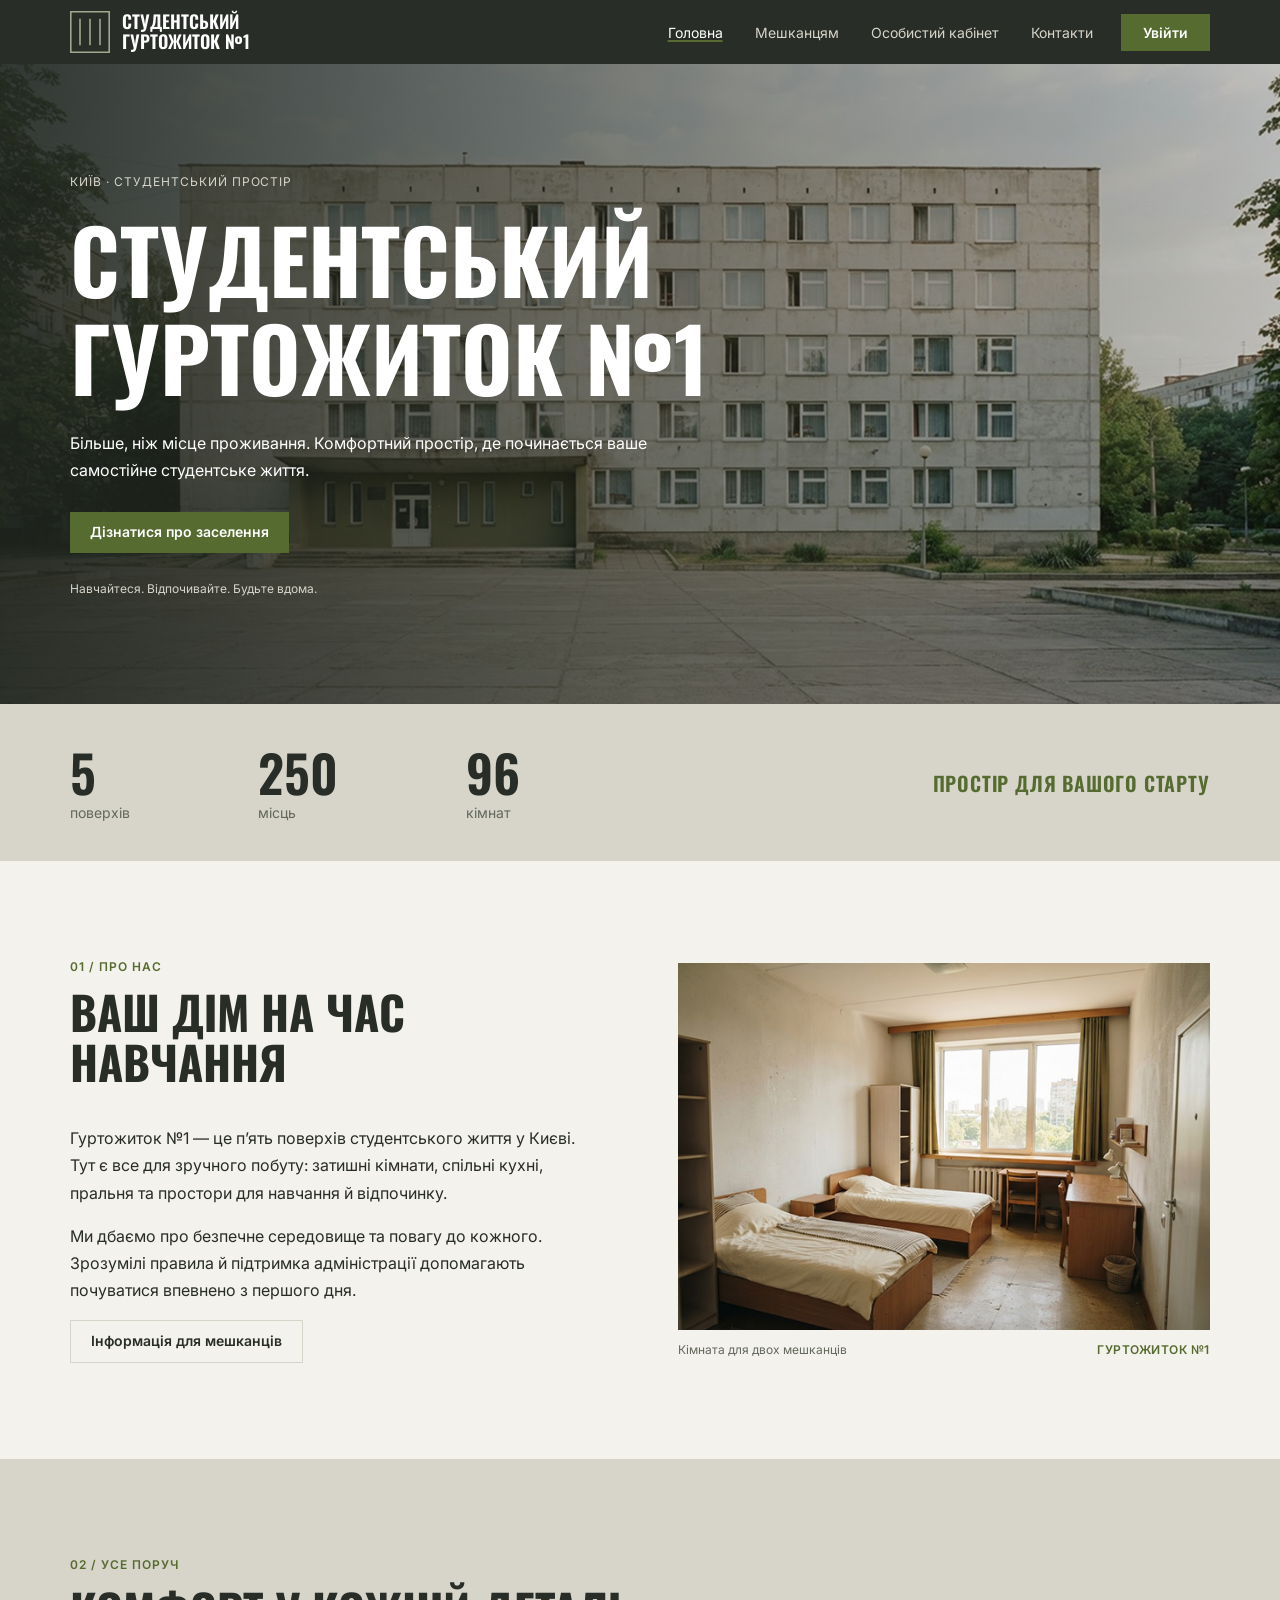
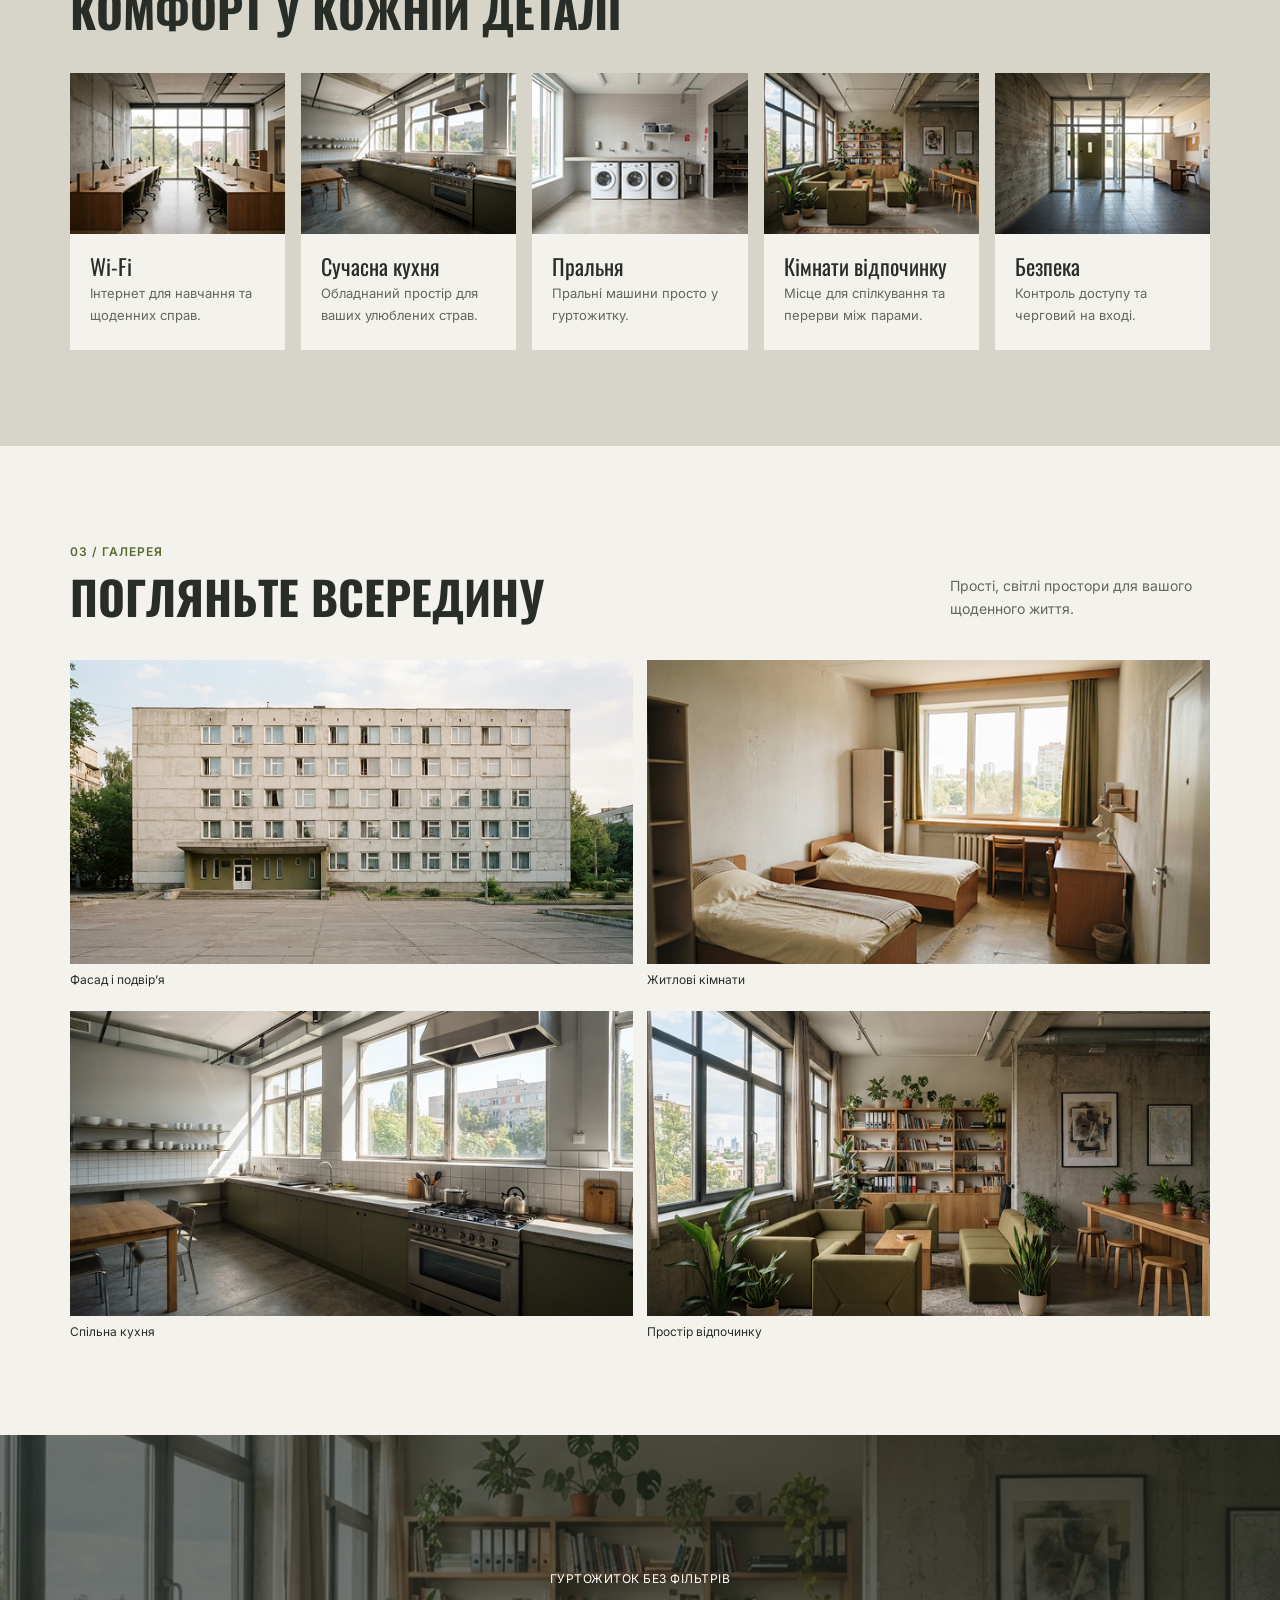
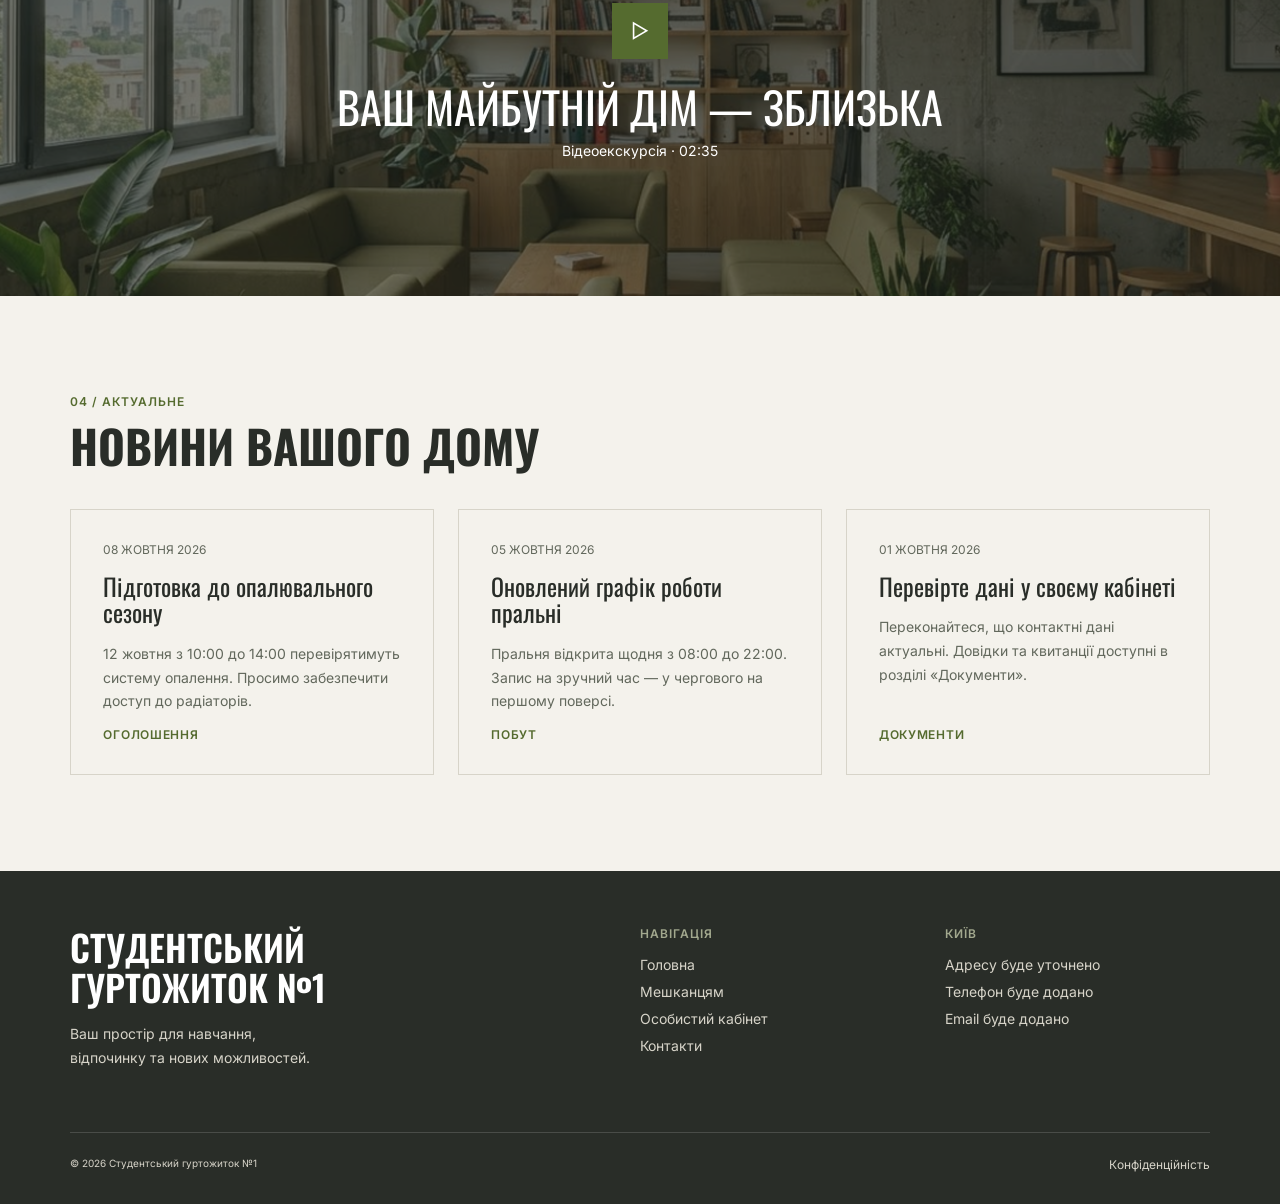
<file: desktop/pages/index.html>
<!DOCTYPE html>
<html lang="uk">
<head>
    <meta charset="UTF-8">
    <meta name="viewport" content="width=device-width, initial-scale=1.0">
    <link href="../styles/main.css" rel="stylesheet" property="stylesheet" type="text/css">
    <title>Студентський гуртожиток №1 - Київ</title>
    <script src="../components/header.js" defer></script>
    <script src="../components/footer.js" defer></script>
</head>
<body>
    <site-header current="home"></site-header>

    <main>        
        <section class="hero">
        <div class="intro">
            <img src="../images/hero.png" alt="Фасад гуртожитку">
            <div class="hero-content">
                <p class="hero-kicker">КИЇВ · СТУДЕНТСЬКИЙ ПРОСТІР</p>
                <h1>СТУДЕНТСЬКИЙ ГУРТОЖИТОК №1</h1>
                <p>
                    Більше, ніж місце проживання. Комфортний простір, де 
                    починається ваше самостійне студентське життя.
                </p>
                <button class="btn" href="residents.html">Дізнатися про заселення</button>
                <small>Навчайтеся. Відпочивайте. Будьте вдома.</small>
            </div>
            <div class="gradient"></div>
        </div>
        </section>
        <!--Статистика-->
        <section class="stats" aria-label="Гуртожиток у цифрах">
        <div class="info-flex">
            <dl class="stat-list">
                <div class="stat">
                    <dt>поверхів</dt>
                    <dd>5</dd>
                </div>
                <div class="stat">
                    <dt>місць</dt>
                    <dd>250</dd>
                </div>
                <div class="stat">
                    <dt>кімнат</dt>
                    <dd>96</dd>
                </div>
            </dl>
            <p class="stats-slogan">Простір для вашого старту</p>
        </div>  
        </section>
        
        <!--01 Про нас -->
        <section class="split section">
            <div>
                <p class="section-label">01 / ПРО НАС</p>
                <h2>ВАШ ДІМ НА ЧАС НАВЧАННЯ</h2>
                <p>Гуртожиток №1 — це п’ять поверхів студентського життя у Києві. Тут є все 
                    для зручного побуту: затишні кімнати, спільні кухні, пральня та простори 
                    для навчання й відпочинку.
                </p>
                <p>
                    Ми дбаємо про безпечне середовище та повагу до кожного. Зрозумілі 
                    правила й підтримка адміністрації допомагають почуватися впевнено з 
                    першого дня. 
                </p>
                <button class="btn-outline" href="residents.html">Інформація для мешканців</button>
            </div>
            <figure>
                <img src="../images/room_photo.png" alt="Кімната для двох мешканців">
                <figcaption>
                    <span>Кімната для двох мешканців</span>
                    <b>ГУРТОЖИТОК №1</b>
                </figcaption>
            </figure>
        </section>

        <!--02 Зручності-->
        <section class="section muted">
            <p class="section-label">02 / УСЕ ПОРУЧ</p>
            <h2>КОМФОРТ У КОЖНІЙ ДЕТАЛІ</h2>
            <ul class="sec2-photos">
                <li class="sec2-element">
                    <img src="../images/sec2_1.png">
                    <h3>Wi-Fi</h3>
                    <p>Інтернет для навчання та щоденних справ.</p>
                </li>
                <li class="sec2-element">
                    <img src="../images/sec2_2.png">
                    <h3>Сучасна кухня</h3>
                    <p>Обладнаний простір для ваших улюблених страв.</p>
                </li>
                <li class="sec2-element">
                    <img src="../images/sec2_3.png">
                    <h3>Пральня</h3>
                    <p>Пральні машини просто у гуртожитку.</p>
                </li>
                <li class="sec2-element">
                    <img src="../images/sec2_4.png">
                    <h3>Кімнати відпочинку</h3>
                    <p>Місце для спілкування та перерви між парами.</p>
                </li>
                <li class="sec2-element">
                    <img src="../images/sec2_5.png">
                    <h3>Безпека</h3>
                    <p>Контроль доступу та черговий на вході.</p>
                </li>
            </ul>
        </section>

        <!--03 Галерея-->
        <section class="section">
            <div class="title-row">
                <div>
                    <p class="section-label">03 / ГАЛЕРЕЯ</p>
                    <h2>ПОГЛЯНЬТЕ ВСЕРЕДИНУ</h2>
                </div>
                <p>Прості, світлі простори для вашого щоденного життя.</p>
            </div>
            <div class="gallery">
                <figure class="gallery-item gallery-item--wide">
                    <img src="../images/gallery_1.png" alt="Фасад гуртожитку та подвір’я">
                    <figcaption>Фасад і подвір’я</figcaption>
                </figure>
                <figure class="gallery-item">
                    <img src="../images/gallery_2.png" alt="Житлова кімната">
                    <figcaption>Житлові кімнати</figcaption>
                </figure>
                <figure class="gallery-item gallery-item--wide">
                    <img src="../images/gallery_3.png" alt="Спільна кухня з плитою та дерев’яним столом">
                    <figcaption>Спільна кухня</figcaption>
                </figure>
                <figure class="gallery-item">
                    <img src="../images/gallery_4.png" alt="Простір відпочинку з диванами та рослинами">
                    <figcaption>Простір відпочинку</figcaption>
                </figure>
            </div>
        </section>

        <!--Відео-->
        <section class="video-banner">
            <img src="../images/video_bg.png">
            <div class="video-content">
                <small>ГУРТОЖИТОК БЕЗ ФІЛЬТРІВ</small>
                <button type="button" class="play" aria-label="Дивитися відеоекскурсію">▷</button>
                <h2>Ваш майбутній дім — зблизька</h2>
                <p>Відеоекскурсія · 02:35</p>
            </div>
        </section>

        <!--04 Новини-->
        <section class="section">
            <p class="section-label">04 / Актуальне</p>
            <h2>Новини вашого дому</h2>
            <div class="news">
                <article class="news-card">
                    <time datetime="2026-10-08">08 жовтня 2026</time>
                    <h3>Підготовка до опалювального сезону</h3>
                    <p>
                        12 жовтня з 10:00 до 14:00 перевірятимуть систему опалення.
                        Просимо забезпечити доступ до радіаторів.
                    </p>
                    <a class="news-tag" href="#">Оголошення</a>
                </article>
                <article class="news-card">
                    <time datetime="2026-10-05">05 жовтня 2026</time>
                    <h3>Оновлений графік роботи пральні</h3>
                    <p>
                        Пральня відкрита щодня з 08:00 до 22:00. Запис на зручний
                        час — у чергового на першому поверсі.
                    </p>
                    <a class="news-tag" href="#">Побут</a>
                </article>
                <article class="news-card">
                    <time datetime="2026-10-01">01 жовтня 2026</time>
                    <h3>Перевірте дані у своєму кабінеті</h3>
                    <p>
                        Переконайтеся, що контактні дані актуальні. Довідки та квитанції
                        доступні в розділі «Документи».
                    </p>
                    <a class="news-tag" href="#">Документи</a>
                </article>
            </div>
        </section>
    </main>

    <site-footer></site-footer>
</body>
</html>
</file>
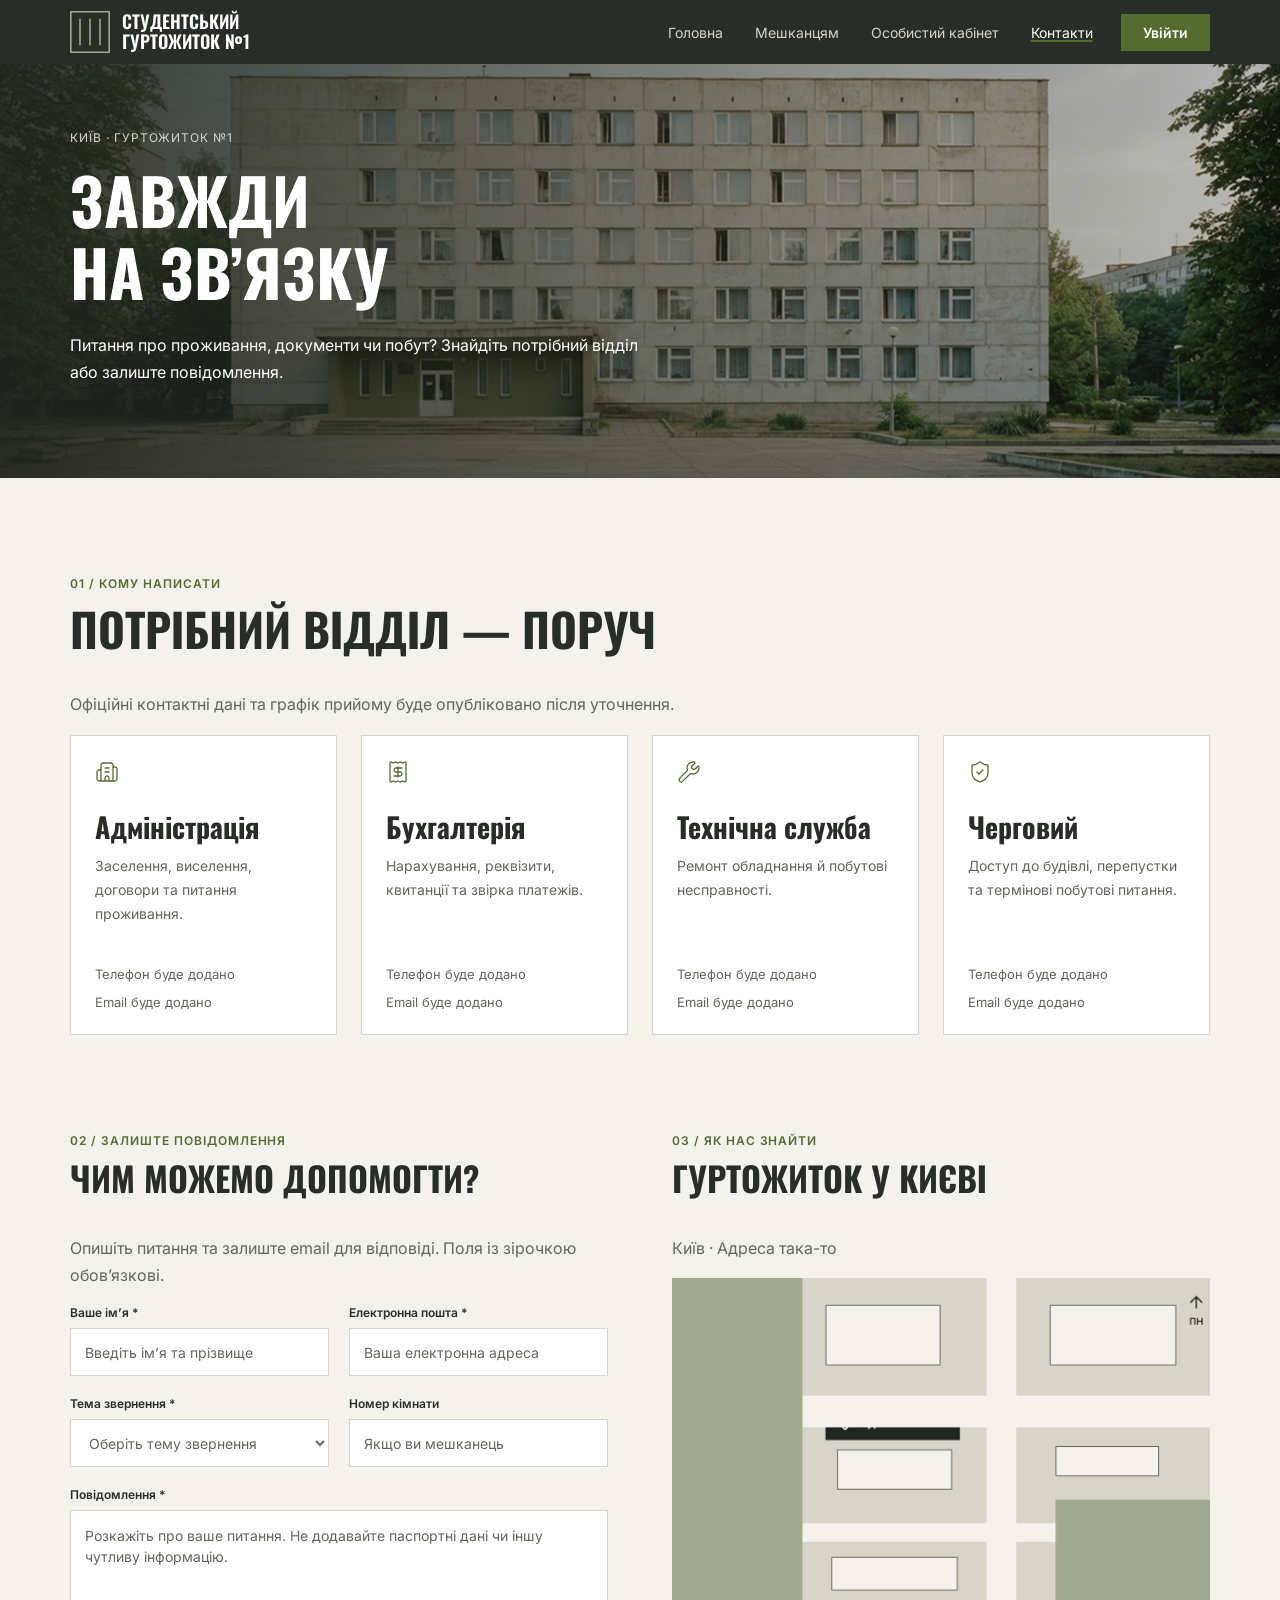
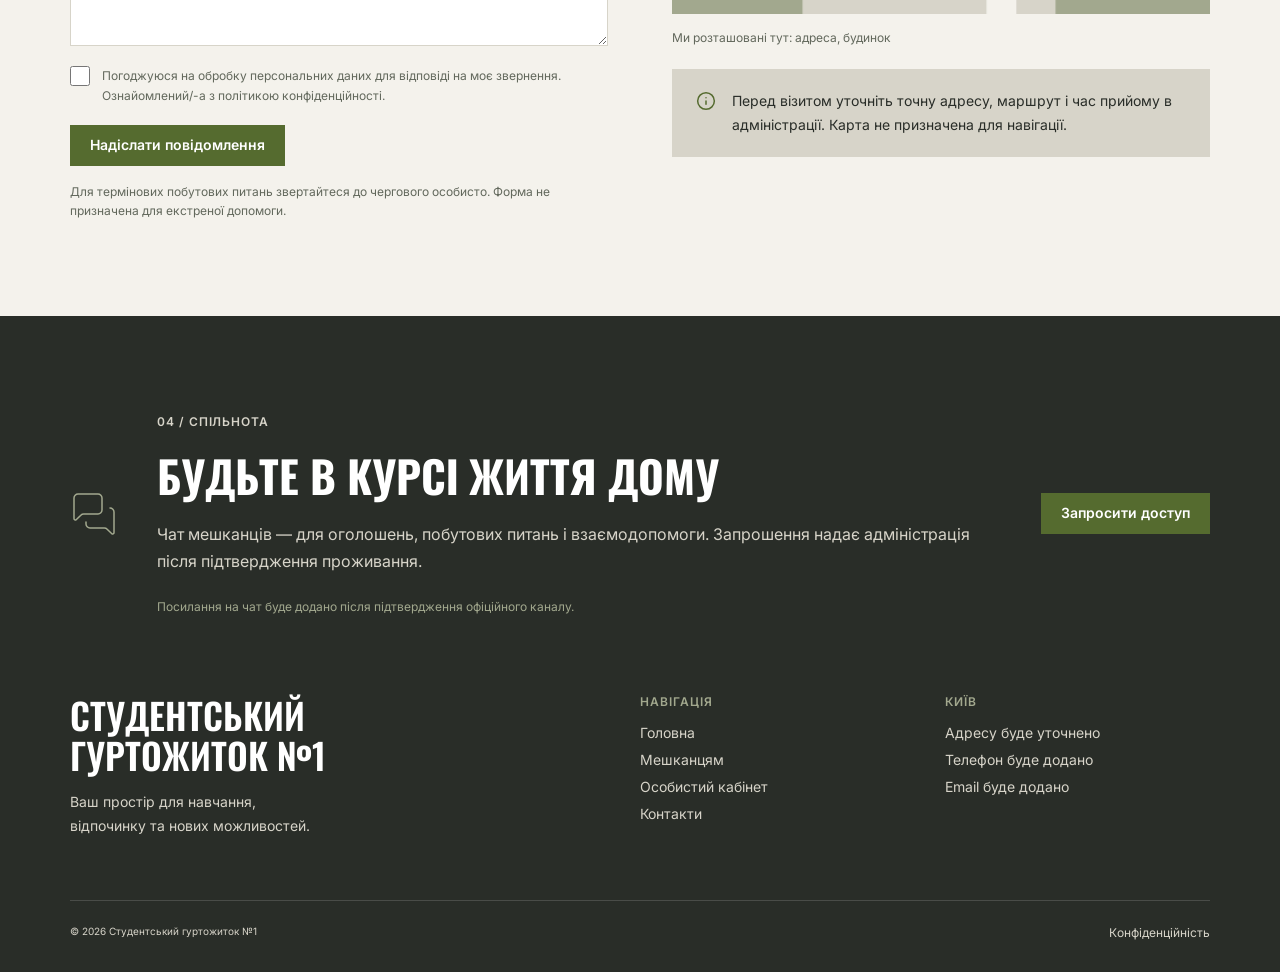
<file: desktop/pages/contacts.html>
<!DOCTYPE html>
<html lang="uk">
<head>
    <meta charset="UTF-8">
    <meta name="viewport" content="width=device-width, initial-scale=1.0">
    <title>Контакти — Студентський гуртожиток №1</title>
    <link rel="stylesheet" href="../styles/main.css">
    <script src="../components/header.js" defer></script>
    <script src="../components/footer.js" defer></script>

    <script src="../scripts/contacts.js" defer></script>
</head>
<body>
    <site-header current="contacts"></site-header>

    <main>
        <!-- Hero -->
        <section class="hero">
            <div class="intro intro-compact">
                <img src="../images/hero.png" alt="Фасад студентського гуртожитку №1">
                <div class="hero-content">
                    <p class="hero-kicker">Київ · Гуртожиток №1</p>
                    <h1>Завжди<br>на зв’язку</h1>
                    <p>
                        Питання про проживання, документи чи побут? Знайдіть потрібний
                        відділ або залиште повідомлення.
                    </p>
                </div>
                <div class="gradient"></div>
            </div>
        </section>

        <!-- 01 Відділи -->
        <section class="section" id="departments">
            <p class="section-label">01 / Кому написати</p>
            <h2>Потрібний відділ — поруч</h2>
            <p class="lead">Офіційні контактні дані та графік прийому буде опубліковано після уточнення.</p>

            <div class="dept-grid">
                <article class="dept-card">
                    <img src="../images/icons/building.svg" alt="">
                    <h3>Адміністрація</h3>
                    <p>Заселення, виселення, договори та питання проживання.</p>
                    <ul class="dept-contacts">
                        <li>Телефон буде додано</li>
                        <li>Email буде додано</li>
                    </ul>
                </article>
                <article class="dept-card">
                    <img src="../images/icons/receipt.svg" alt="">
                    <h3>Бухгалтерія</h3>
                    <p>Нарахування, реквізити, квитанції та звірка платежів.</p>
                    <ul class="dept-contacts">
                        <li>Телефон буде додано</li>
                        <li>Email буде додано</li>
                    </ul>
                </article>
                <article class="dept-card">
                    <img src="../images/icons/wrench.svg" alt="">
                    <h3>Технічна служба</h3>
                    <p>Ремонт обладнання й побутові несправності.</p>
                    <ul class="dept-contacts">
                        <li>Телефон буде додано</li>
                        <li>Email буде додано</li>
                    </ul>
                </article>
                <article class="dept-card">
                    <img src="../images/icons/shield.svg" alt="">
                    <h3>Черговий</h3>
                    <p>Доступ до будівлі, перепустки та термінові побутові питання.</p>
                    <ul class="dept-contacts">
                        <li>Телефон буде додано</li>
                        <li>Email буде додано</li>
                    </ul>
                </article>
            </div>
        </section>

        <!-- 02 Форма + 03 Карта -->
        <section class="section section--tight">
            <div class="two-col">
                <div id="message">
                    <p class="section-label">02 / Залиште повідомлення</p>
                    <h2>Чим можемо допомогти?</h2>
                    <p class="lead">Опишіть питання та залиште email для відповіді. Поля із зірочкою обов’язкові.</p>

                    <form class="contact-form" action="#" method="post">
                        <div class="field">
                            <label for="name">Ваше ім’я *</label>
                            <input id="name" name="name" type="text" placeholder="Введіть ім’я та прізвище" autocomplete="name" required>
                        </div>
                        <div class="field">
                            <label for="email">Електронна пошта *</label>
                            <input id="email" name="email" type="email" placeholder="Ваша електронна адреса" autocomplete="email" required>
                        </div>
                        <div class="field">
                            <label for="topic">Тема звернення *</label>
                            <select id="topic" name="topic" required>
                                <option value="" disabled selected>Оберіть тему звернення</option>
                                <option>Заселення та виселення</option>
                                <option>Оплата та документи</option>
                                <option>Технічна несправність</option>
                                <option>Інше</option>
                            </select>
                        </div>
                        <div class="field">
                            <label for="room">Номер кімнати</label>
                            <input id="room" name="room" type="text" placeholder="Якщо ви мешканець">
                        </div>
                        <div class="field field--full">
                            <label for="text">Повідомлення *</label>
                            <textarea id="text" name="message" rows="4" placeholder="Розкажіть про ваше питання. Не додавайте паспортні дані чи іншу чутливу інформацію." required></textarea>
                        </div>

                        <label class="consent field--full">
                            <input type="checkbox" name="consent" required>
                            <span>Погоджуюся на обробку персональних даних для відповіді на моє звернення. Ознайомлений/-а з <a href="privacy.html">політикою конфіденційності</a>.</span>
                        </label>

                        <div class="field--full">
                            <button type="submit" class="btn">Надіслати повідомлення</button>
                            <p class="form-note">Для термінових побутових питань звертайтеся до чергового особисто. Форма не призначена для екстреної допомоги.</p>
                        </div>
                    </form>
                </div>

                <div id="map">
                    <p class="section-label">03 / Як нас знайти</p>
                    <h2>Гуртожиток у Києві</h2>
                    <p class="lead">Київ · Адреса така-то</p>

                    <figure class="map">
                        <img src="../images/map.png" alt="Схематична карта розташування гуртожитку в Києві">
                        <figcaption>Ми розташовані тут: адреса, будинок</figcaption>
                    </figure>

                    <div class="map-note">
                        <img src="../images/icons/info-icon.svg" alt="">
                        <p>Перед візитом уточніть точну адресу, маршрут і час прийому в адміністрації. Карта не призначена для навігації.</p>
                    </div>
                </div>
            </div>
        </section>

        <!-- 04 Спільнота -->
        <section class="community">
            <img class="community-icon" src="../images/icons/chat.svg" alt="">
            <div class="community-text">
                <p class="section-label">04 / Спільнота</p>
                <h2>Будьте в курсі життя дому</h2>
                <p>Чат мешканців — для оголошень, побутових питань і взаємодопомоги. Запрошення надає адміністрація після підтвердження проживання.</p>
                <small>Посилання на чат буде додано після підтвердження офіційного каналу.</small>
            </div>
            <a class="btn" href="#message">Запросити доступ</a>
        </section>
    </main>

    <site-footer></site-footer>
</body>
</html>
</file>
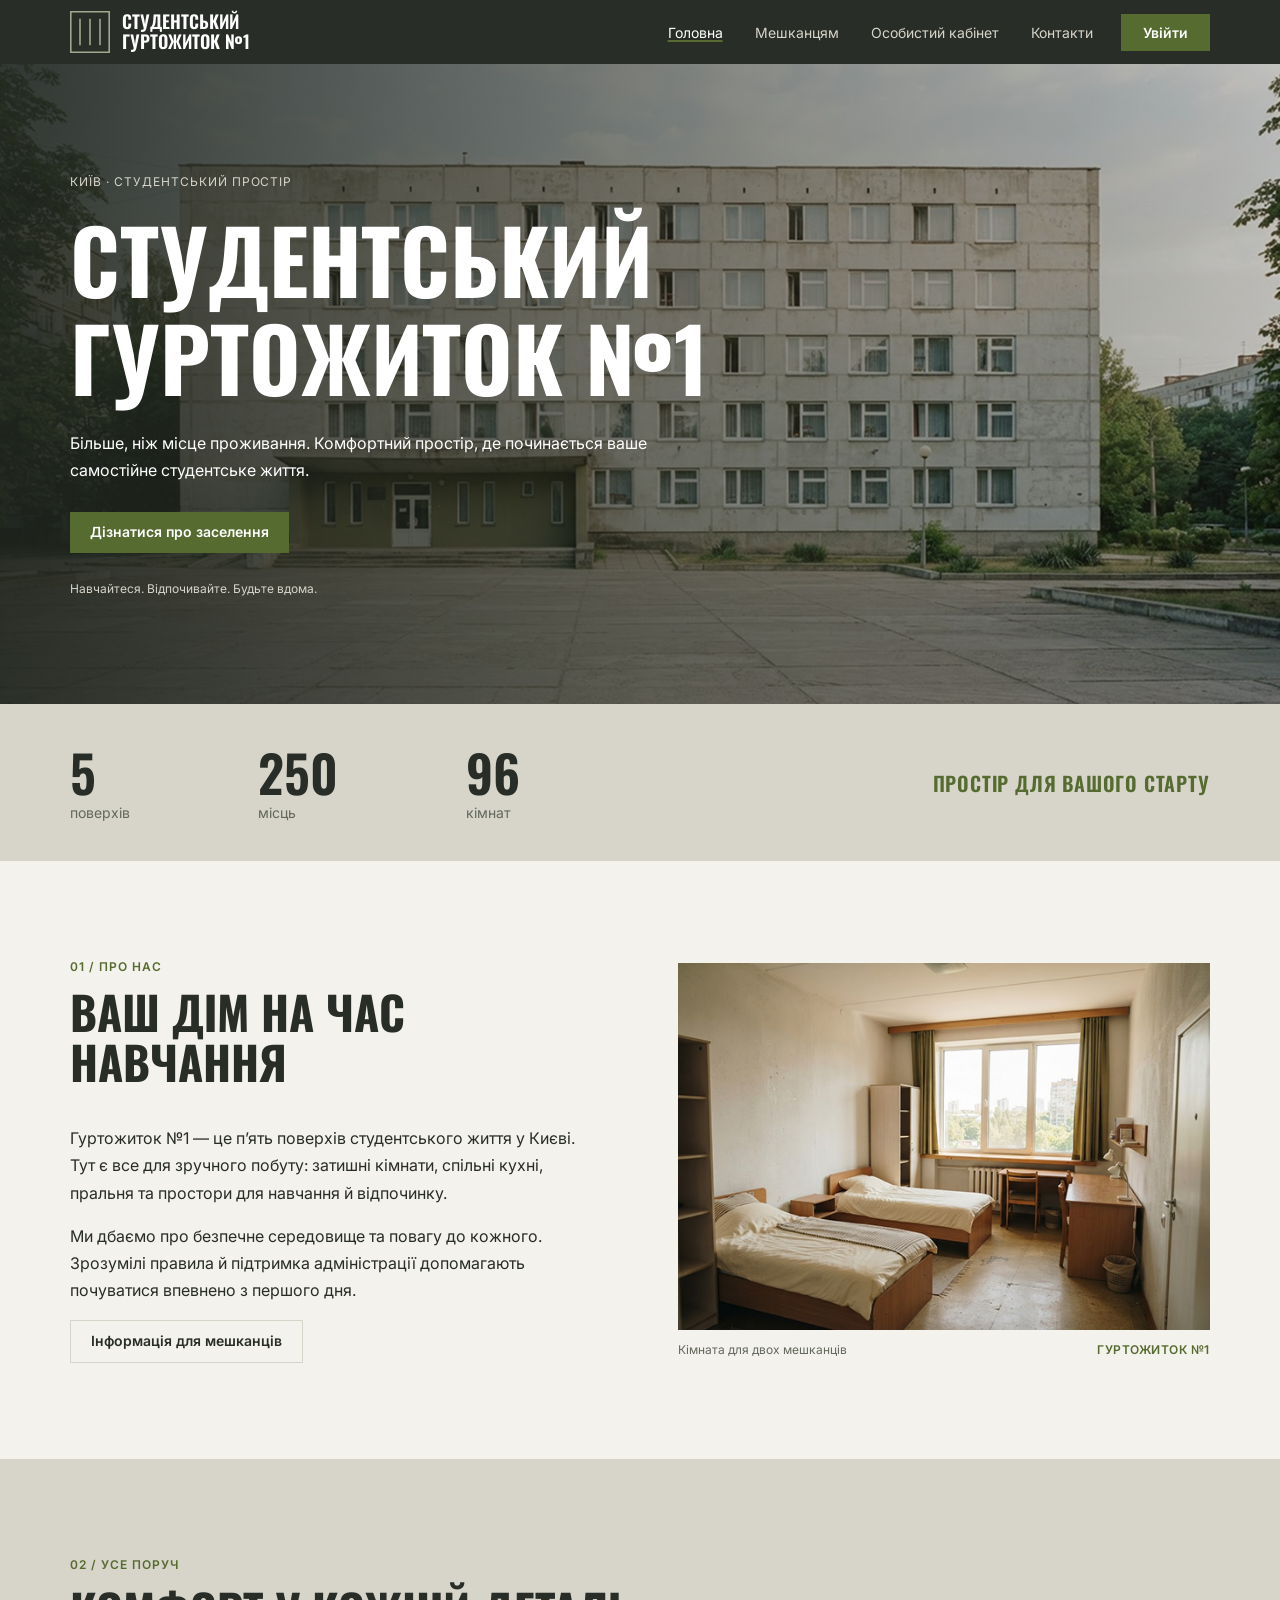
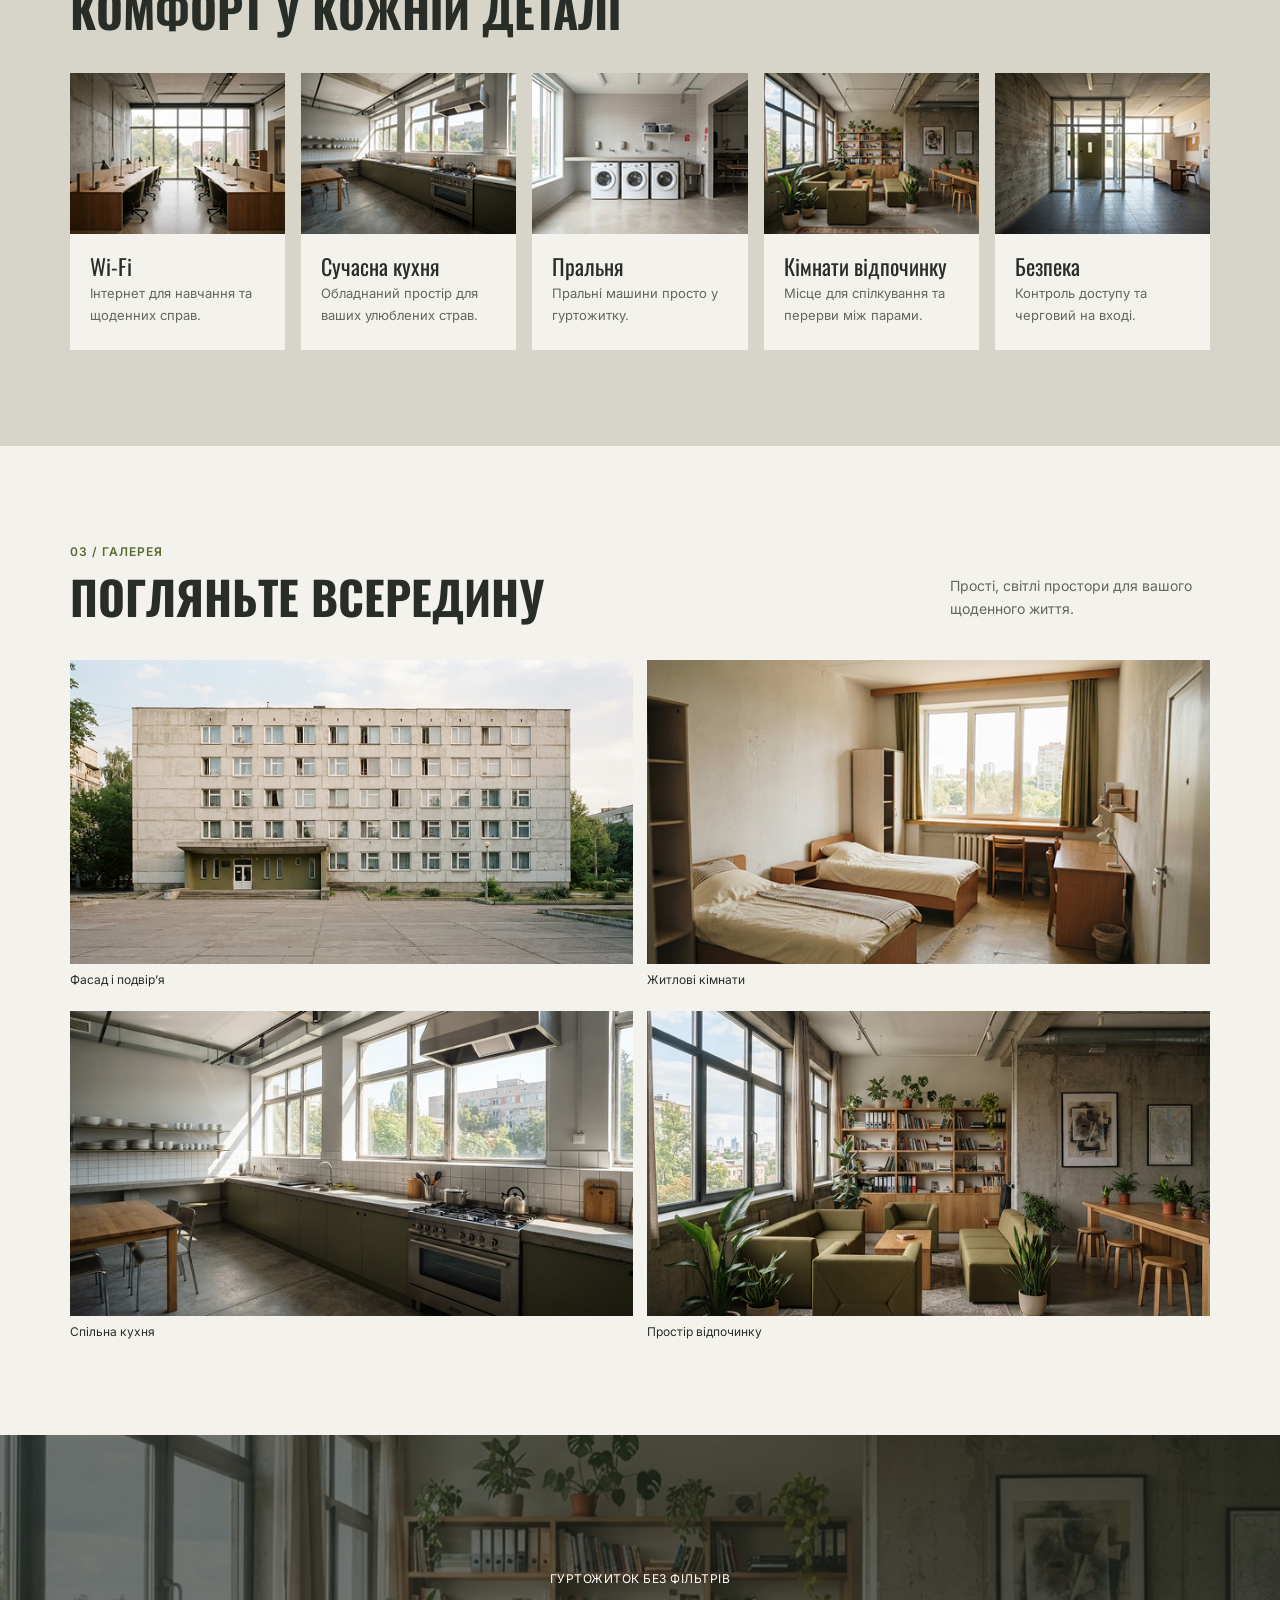
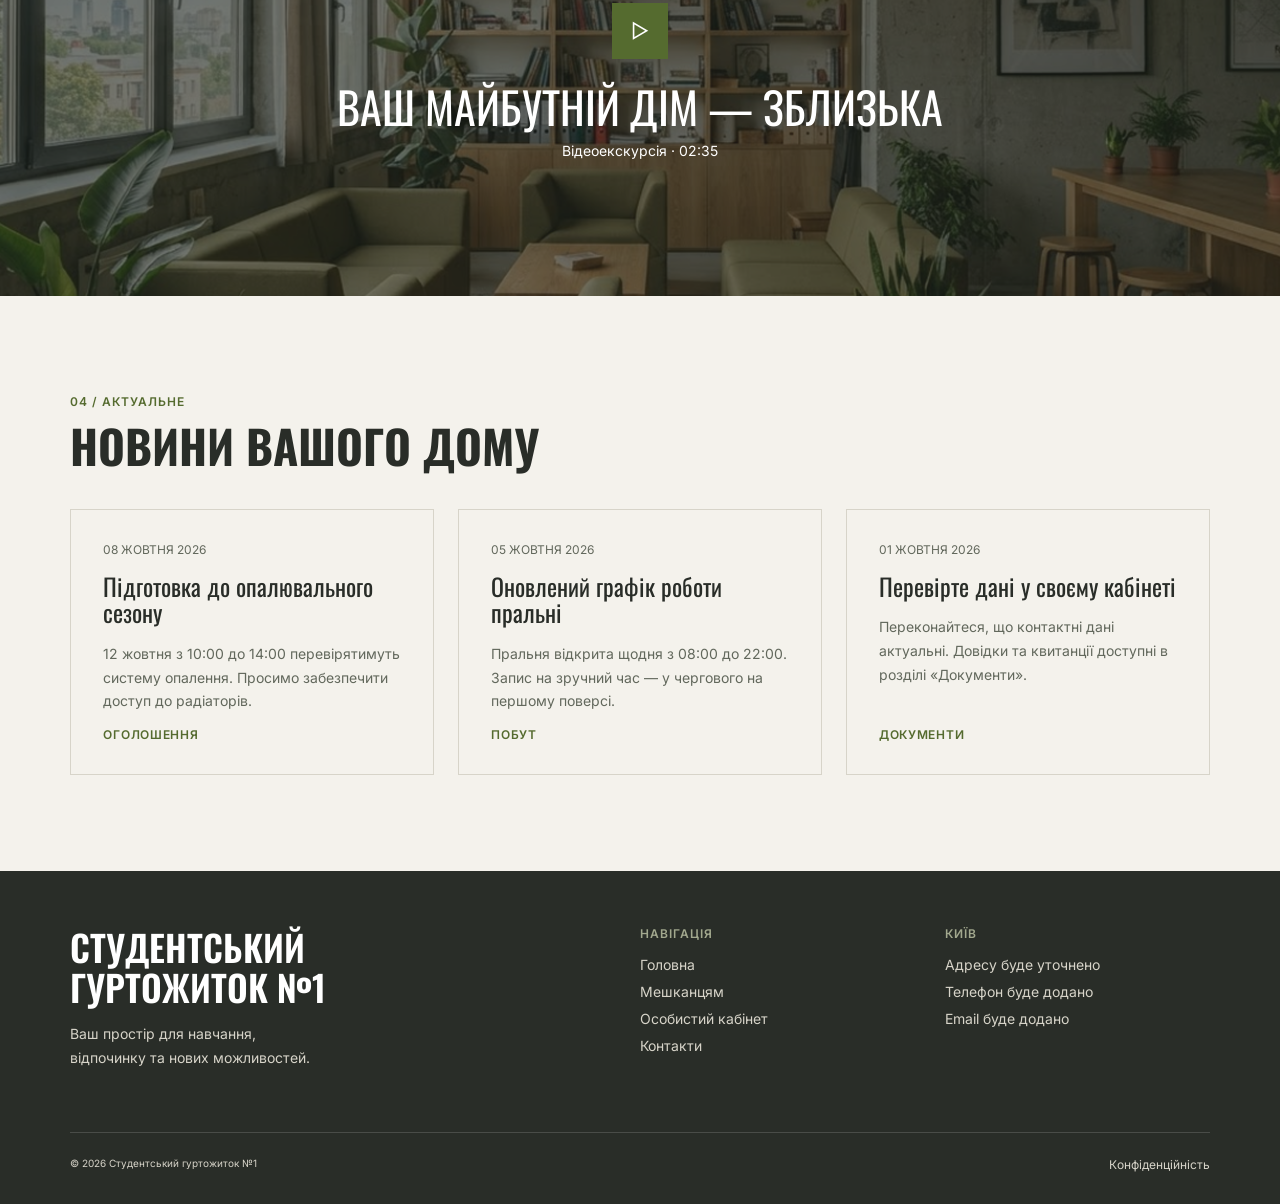
<file: desktop/pages/main.html>
<!DOCTYPE html>
<html lang="uk">
<head>
    <meta charset="UTF-8">
    <meta name="viewport" content="width=device-width, initial-scale=1.0">
    <link href="../styles/main.css" rel="stylesheet" property="stylesheet" type="text/css">
    <title>Студентський гуртожиток №1 - Київ</title>
    <script src="../components/header.js" defer></script>
    <script src="../components/footer.js" defer></script>
</head>
<body>
    <site-header current="home"></site-header>

    <main>        
        <section class="hero">
        <div class="intro">
            <img src="../images/hero.png" alt="Фасад гуртожитку">
            <div class="hero-content">
                <p class="hero-kicker">КИЇВ · СТУДЕНТСЬКИЙ ПРОСТІР</p>
                <h1>СТУДЕНТСЬКИЙ ГУРТОЖИТОК №1</h1>
                <p>
                    Більше, ніж місце проживання. Комфортний простір, де 
                    починається ваше самостійне студентське життя.
                </p>
                <button class="btn" href="residents.html">Дізнатися про заселення</button>
                <small>Навчайтеся. Відпочивайте. Будьте вдома.</small>
            </div>
            <div class="gradient"></div>
        </div>
        </section>
        <!--Статистика-->
        <section class="stats" aria-label="Гуртожиток у цифрах">
        <div class="info-flex">
            <dl class="stat-list">
                <div class="stat">
                    <dt>поверхів</dt>
                    <dd>5</dd>
                </div>
                <div class="stat">
                    <dt>місць</dt>
                    <dd>250</dd>
                </div>
                <div class="stat">
                    <dt>кімнат</dt>
                    <dd>96</dd>
                </div>
            </dl>
            <p class="stats-slogan">Простір для вашого старту</p>
        </div>  
        </section>
        
        <!--01 Про нас -->
        <section class="split section">
            <div>
                <p class="section-label">01 / ПРО НАС</p>
                <h2>ВАШ ДІМ НА ЧАС НАВЧАННЯ</h2>
                <p>Гуртожиток №1 — це п’ять поверхів студентського життя у Києві. Тут є все 
                    для зручного побуту: затишні кімнати, спільні кухні, пральня та простори 
                    для навчання й відпочинку.
                </p>
                <p>
                    Ми дбаємо про безпечне середовище та повагу до кожного. Зрозумілі 
                    правила й підтримка адміністрації допомагають почуватися впевнено з 
                    першого дня. 
                </p>
                <button class="btn-outline" href="residents.html">Інформація для мешканців</button>
            </div>
            <figure>
                <img src="../images/room_photo.png" alt="Кімната для двох мешканців">
                <figcaption>
                    <span>Кімната для двох мешканців</span>
                    <b>ГУРТОЖИТОК №1</b>
                </figcaption>
            </figure>
        </section>

        <!--02 Зручності-->
        <section class="section muted">
            <p class="section-label">02 / УСЕ ПОРУЧ</p>
            <h2>КОМФОРТ У КОЖНІЙ ДЕТАЛІ</h2>
            <ul class="sec2-photos">
                <li class="sec2-element">
                    <img src="../images/sec2_1.png">
                    <h3>Wi-Fi</h3>
                    <p>Інтернет для навчання та щоденних справ.</p>
                </li>
                <li class="sec2-element">
                    <img src="../images/sec2_2.png">
                    <h3>Сучасна кухня</h3>
                    <p>Обладнаний простір для ваших улюблених страв.</p>
                </li>
                <li class="sec2-element">
                    <img src="../images/sec2_3.png">
                    <h3>Пральня</h3>
                    <p>Пральні машини просто у гуртожитку.</p>
                </li>
                <li class="sec2-element">
                    <img src="../images/sec2_4.png">
                    <h3>Кімнати відпочинку</h3>
                    <p>Місце для спілкування та перерви між парами.</p>
                </li>
                <li class="sec2-element">
                    <img src="../images/sec2_5.png">
                    <h3>Безпека</h3>
                    <p>Контроль доступу та черговий на вході.</p>
                </li>
            </ul>
        </section>

        <!--03 Галерея-->
        <section class="section">
            <div class="title-row">
                <div>
                    <p class="section-label">03 / ГАЛЕРЕЯ</p>
                    <h2>ПОГЛЯНЬТЕ ВСЕРЕДИНУ</h2>
                </div>
                <p>Прості, світлі простори для вашого щоденного життя.</p>
            </div>
            <div class="gallery">
                <figure class="gallery-item gallery-item--wide">
                    <img src="../images/gallery_1.png" alt="Фасад гуртожитку та подвір’я">
                    <figcaption>Фасад і подвір’я</figcaption>
                </figure>
                <figure class="gallery-item">
                    <img src="../images/gallery_2.png" alt="Житлова кімната">
                    <figcaption>Житлові кімнати</figcaption>
                </figure>
                <figure class="gallery-item gallery-item--wide">
                    <img src="../images/gallery_3.png" alt="Спільна кухня з плитою та дерев’яним столом">
                    <figcaption>Спільна кухня</figcaption>
                </figure>
                <figure class="gallery-item">
                    <img src="../images/gallery_4.png" alt="Простір відпочинку з диванами та рослинами">
                    <figcaption>Простір відпочинку</figcaption>
                </figure>
            </div>
        </section>

        <!--Відео-->
        <section class="video-banner">
            <img src="../images/video_bg.png">
            <div class="video-content">
                <small>ГУРТОЖИТОК БЕЗ ФІЛЬТРІВ</small>
                <button type="button" class="play" aria-label="Дивитися відеоекскурсію">▷</button>
                <h2>Ваш майбутній дім — зблизька</h2>
                <p>Відеоекскурсія · 02:35</p>
            </div>
        </section>

        <!--04 Новини-->
        <section class="section">
            <p class="section-label">04 / Актуальне</p>
            <h2>Новини вашого дому</h2>
            <div class="news">
                <article class="news-card">
                    <time datetime="2026-10-08">08 жовтня 2026</time>
                    <h3>Підготовка до опалювального сезону</h3>
                    <p>
                        12 жовтня з 10:00 до 14:00 перевірятимуть систему опалення.
                        Просимо забезпечити доступ до радіаторів.
                    </p>
                    <a class="news-tag" href="#">Оголошення</a>
                </article>
                <article class="news-card">
                    <time datetime="2026-10-05">05 жовтня 2026</time>
                    <h3>Оновлений графік роботи пральні</h3>
                    <p>
                        Пральня відкрита щодня з 08:00 до 22:00. Запис на зручний
                        час — у чергового на першому поверсі.
                    </p>
                    <a class="news-tag" href="#">Побут</a>
                </article>
                <article class="news-card">
                    <time datetime="2026-10-01">01 жовтня 2026</time>
                    <h3>Перевірте дані у своєму кабінеті</h3>
                    <p>
                        Переконайтеся, що контактні дані актуальні. Довідки та квитанції
                        доступні в розділі «Документи».
                    </p>
                    <a class="news-tag" href="#">Документи</a>
                </article>
            </div>
        </section>
    </main>

    <site-footer></site-footer>
</body>
</html>
</file>
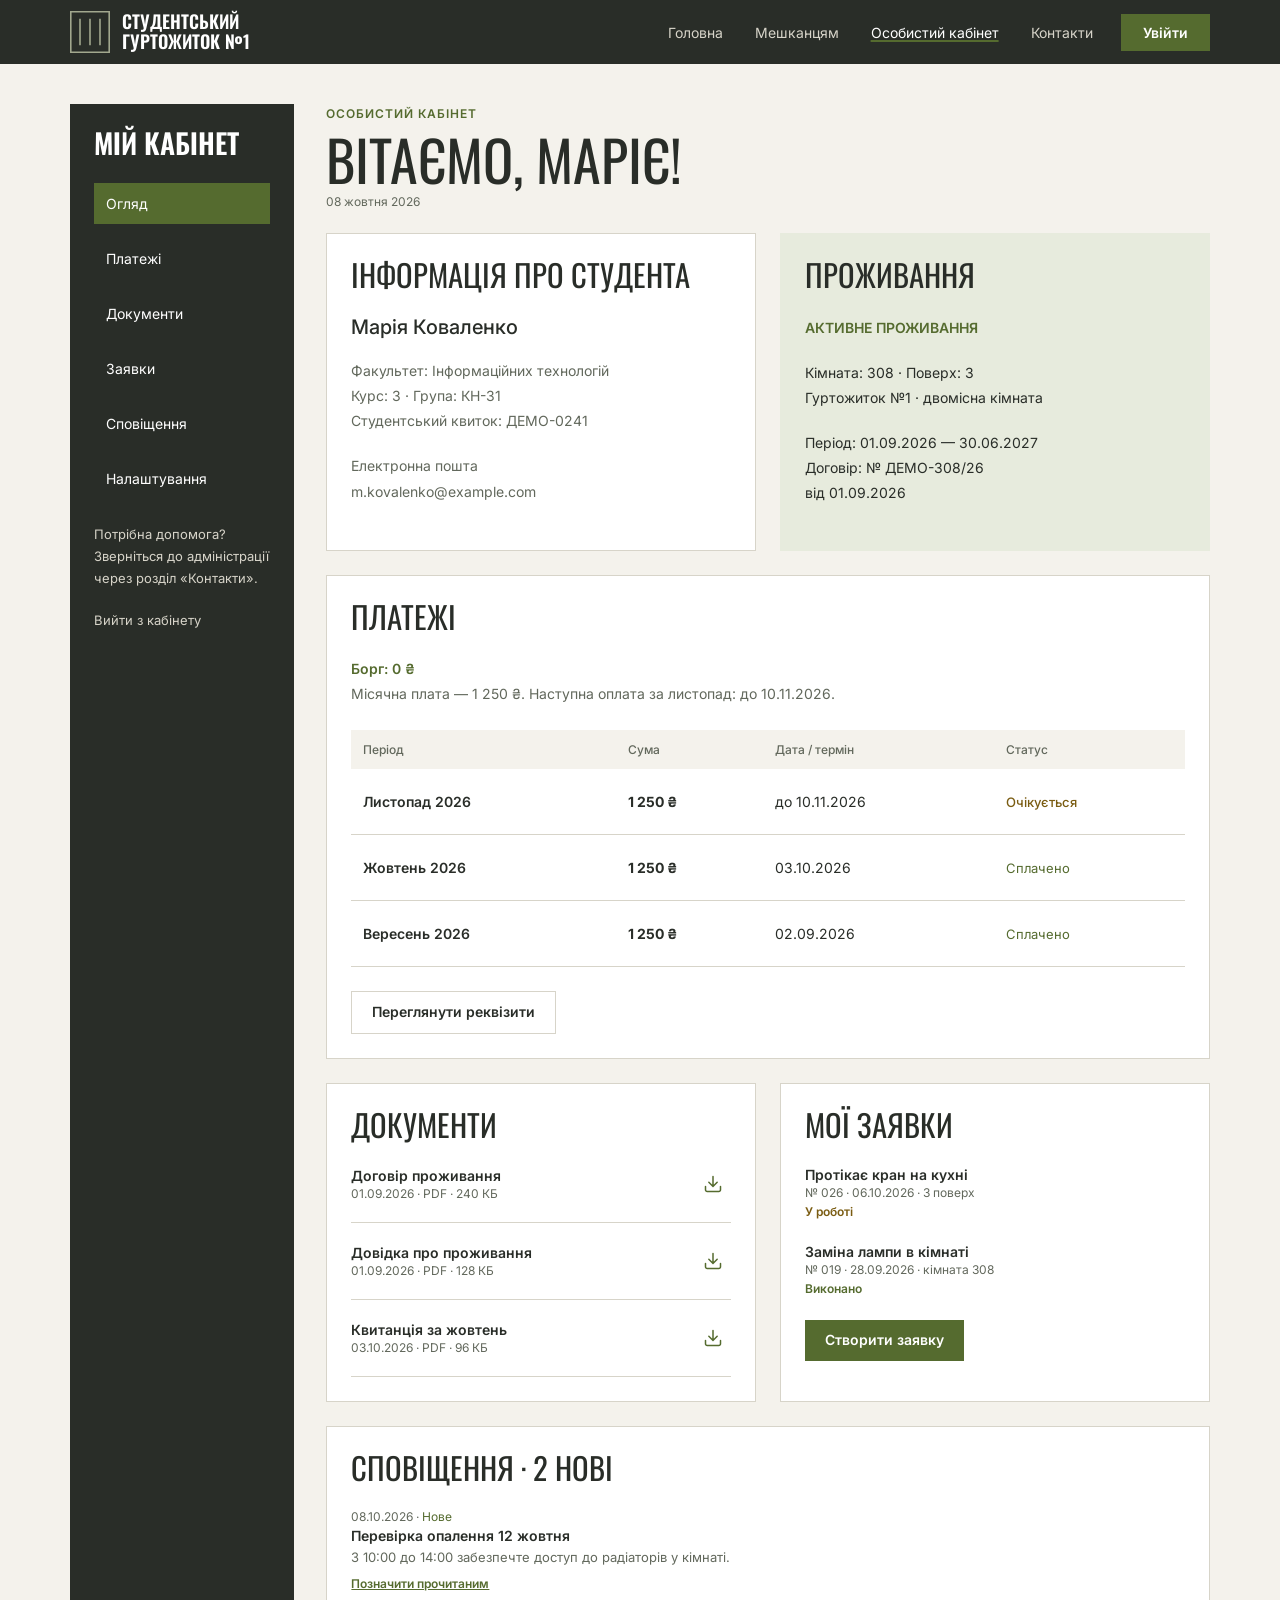
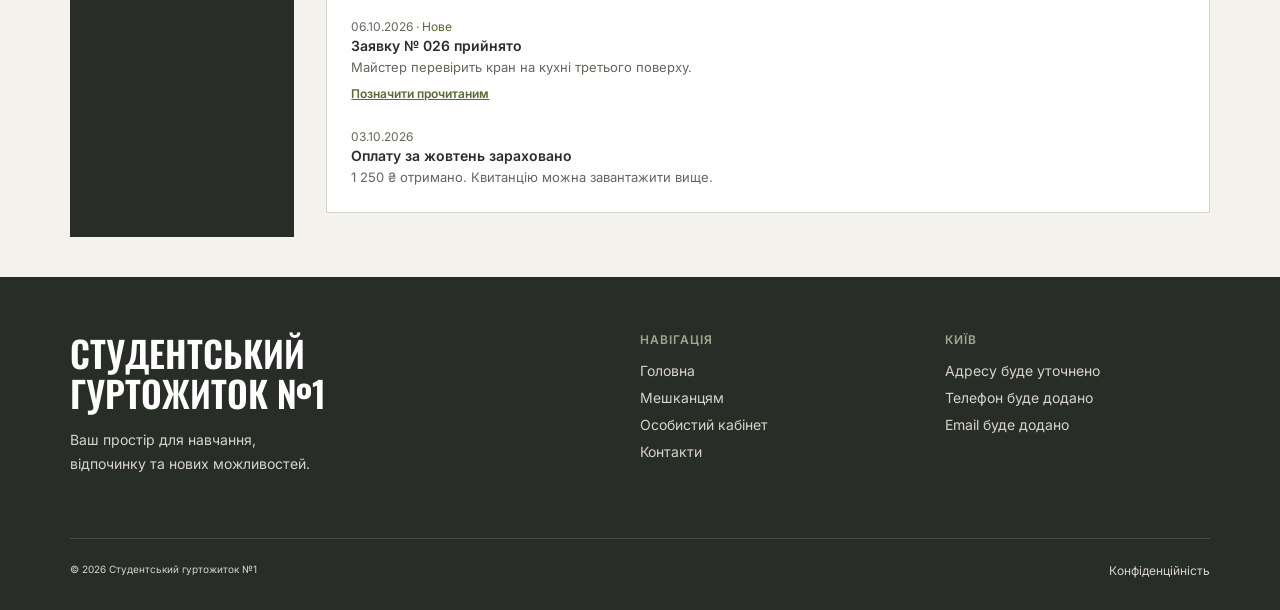
<file: desktop/pages/personal.html>
<!DOCTYPE html>
<html lang="en">
<head>
    <meta charset="UTF-8">
    <meta name="viewport" content="width=device-width, initial-scale=1.0">
    <title>Особистий кабінет - Гуртожиток №1 </title>
    <link rel="stylesheet" href="../styles/main.css">
    <script src="../components/header.js" defer></script>
    <script src="../components/footer.js" defer></script>

    <script src="../scripts/cabinet.js" defer></script>
</head>
<body>
    <site-header current="cabinet"></site-header>
    <div class="cabinet">
        <!-- Бічне меню кабінету -->
        <aside class="cab-side">
            <p class="cab-side-title">Мій кабінет</p>
            <nav aria-label="Розділи кабінету">
                <ul>
                    <li><a href="#overview" aria-current="true">Огляд</a></li>
                    <li><a href="#payments">Платежі</a></li>
                    <li><a href="#documents">Документи</a></li>
                    <li><a href="#requests">Заявки</a></li>
                    <li><a href="#notifications">Сповіщення</a></li>
                    <li><a href="#settings">Налаштування</a></li>
                </ul>
            </nav>
            <p class="cab-help">Потрібна допомога? Зверніться до адміністрації через розділ «Контакти».</p>
            <a class="cab-logout" href="index.html">Вийти з кабінету</a>
        </aside>
        <main class="cab-main" id="overview">
            <header class="cab-head">
                <p class="section-label">Особистий кабінет</p>
                <h1>Вітаємо, Маріє!</h1>
                <time datetime="2026-10-08">08 жовтня 2026</time>
            </header>


            <!-- Студент + проживання -->
            <div class="cab-grid">
                <section class="card">
                    <h2>Інформація про студента</h2>
                    <h3 class="student-name">Марія Коваленко</h3>
                    <p class="meta-lines">
                        Факультет: Інформаційних технологій<br>
                        Курс: 3 · Група: КН-31<br>
                        Студентський квиток: ДЕМО-0241
                    </p>
                    <p class="meta-lines">
                        Електронна пошта<br>
                        m.kovalenko@example.com
                    </p>
                </section>

                <section class="card card--pale">
                    <h2>Проживання</h2>
                    <p class="status-label">Активне проживання</p>
                    <p class="meta-lines meta-lines--dark">
                        Кімната: 308 · Поверх: 3<br>
                        Гуртожиток №1 · двомісна кімната
                    </p>
                    <p class="meta-lines meta-lines--dark">
                        Період: 01.09.2026 — 30.06.2027<br>
                        Договір: № ДЕМО-308/26<br>
                        від 01.09.2026
                    </p>
                </section>
            </div>

            <!-- Платежі -->
            <section class="card" id="payments">
                <h2>Платежі</h2>
                <p class="debt">Борг: 0 ₴</p>
                <p class="meta-lines">Місячна плата — 1 250 ₴. Наступна оплата за листопад: до 10.11.2026.</p>

                <div class="table-wrap">
                    <table class="pay-table">
                        <thead>
                            <tr>
                                <th scope="col">Період</th>
                                <th scope="col">Сума</th>
                                <th scope="col">Дата / термін</th>
                                <th scope="col">Статус</th>
                            </tr>
                        </thead>
                        <tbody>
                            <tr>
                                <th scope="row">Листопад 2026</th>
                                <td><b>1 250 ₴</b></td>
                                <td>до 10.11.2026</td>
                                <td class="st st--wait">Очікується</td>
                            </tr>
                            <tr>
                                <th scope="row">Жовтень 2026</th>
                                <td><b>1 250 ₴</b></td>
                                <td>03.10.2026</td>
                                <td class="st st--ok">Сплачено</td>
                            </tr>
                            <tr>
                                <th scope="row">Вересень 2026</th>
                                <td><b>1 250 ₴</b></td>
                                <td>02.09.2026</td>
                                <td class="st st--ok">Сплачено</td>
                            </tr>
                        </tbody>
                    </table>
                </div>

                <button type="button" class="btn-outline">Переглянути реквізити</button>
            </section>

            <!-- Документи + заявки -->
            <div class="cab-grid">
                <section class="card" id="documents">
                    <h2>Документи</h2>
                    <ul class="doc-list">
                        <li>
                            <div>
                                <b>Договір проживання</b>
                                <small>01.09.2026 · PDF · 240 КБ</small>
                            </div>
                            <a class="dl" href="#" aria-label="Завантажити: Договір проживання">
                                <img src="../images/icons/download.svg">
                            </a>
                        </li>
                        <li>
                            <div>
                                <b>Довідка про проживання</b>
                                <small>01.09.2026 · PDF · 128 КБ</small>
                            </div>
                            <a class="dl" href="#" aria-label="Завантажити: Довідка про проживання">
                                <img src="../images/icons/download.svg">
                            </a>
                        </li>
                        <li>
                            <div>
                                <b>Квитанція за жовтень</b>
                                <small>03.10.2026 · PDF · 96 КБ</small>
                            </div>
                            <a class="dl" href="#" aria-label="Завантажити: Квитанція за жовтень">
                                <img src="../images/icons/download.svg">
                            </a>
                        </li>
                    </ul>
                </section>

                <section class="card" id="requests">
                    <h2>Мої заявки</h2>
                    <ul class="req-list">
                        <li>
                            <b>Протікає кран на кухні</b>
                            <small>№ 026 · 06.10.2026 · 3 поверх</small>
                            <span class="st st--wait">У роботі</span>
                        </li>
                        <li>
                            <b>Заміна лампи в кімнаті</b>
                            <small>№ 019 · 28.09.2026 · кімната 308</small>
                            <span class="st st--ok">Виконано</span>
                        </li>
                    </ul>
                    <button type="button" class="btn">Створити заявку</button>
                </section>
            </div>

            <!-- Сповіщення -->
            <section class="card" id="notifications">
                <h2>Сповіщення · 2 нові</h2>
                <div class="notice-list">
                    <article>
                        <time datetime="2026-10-08">08.10.2026</time> · <span class="new">Нове</span>
                        <h3>Перевірка опалення 12 жовтня</h3>
                        <p>З 10:00 до 14:00 забезпечте доступ до радіаторів у кімнаті.</p>
                    </article>
                    <article>
                        <time datetime="2026-10-06">06.10.2026</time> · <span class="new">Нове</span>
                        <h3>Заявку № 026 прийнято</h3>
                        <p>Майстер перевірить кран на кухні третього поверху.</p>
                    </article>
                    <article>
                        <time datetime="2026-10-03">03.10.2026</time>
                        <h3>Оплату за жовтень зараховано</h3>
                        <p>1 250 ₴ отримано. Квитанцію можна завантажити вище.</p>
                    </article>
                </div>
            </section>
        </main>
    </div>   
<site-footer></site-footer>    
</body>


</html>
</file>
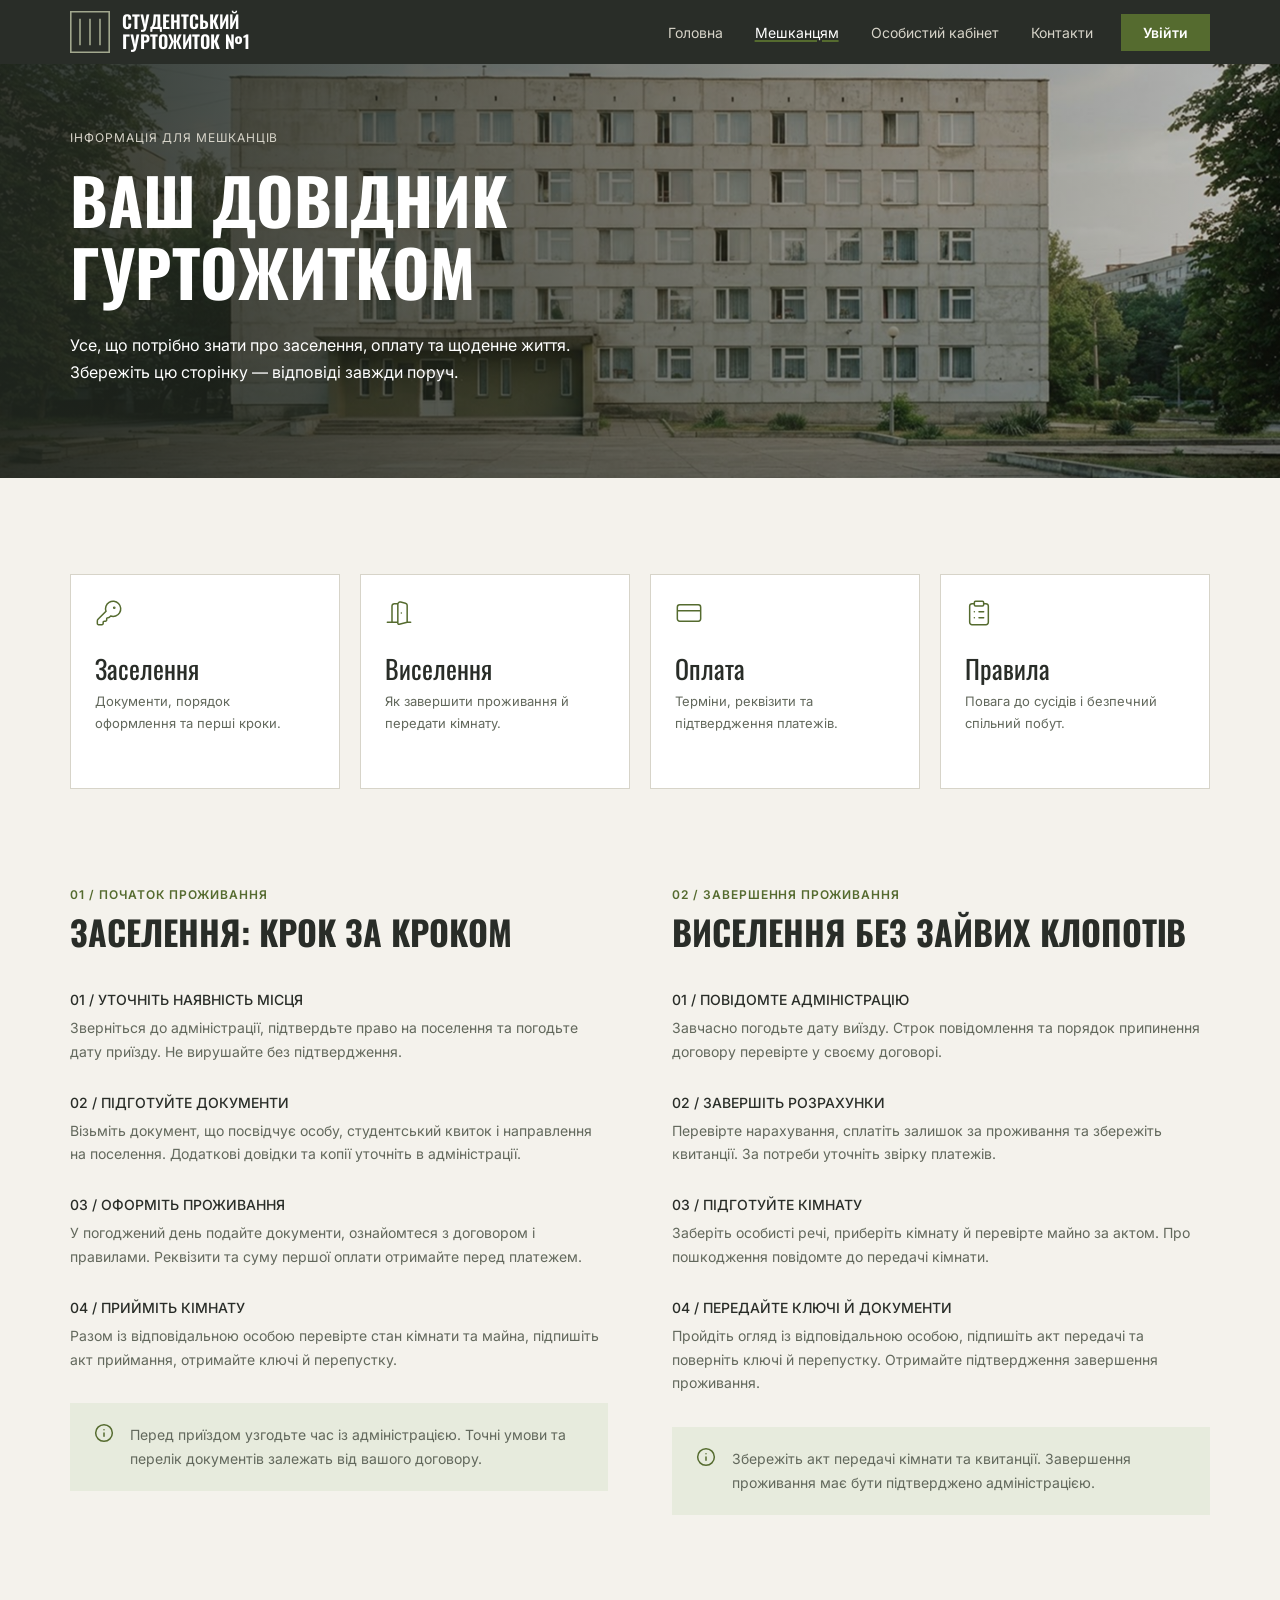
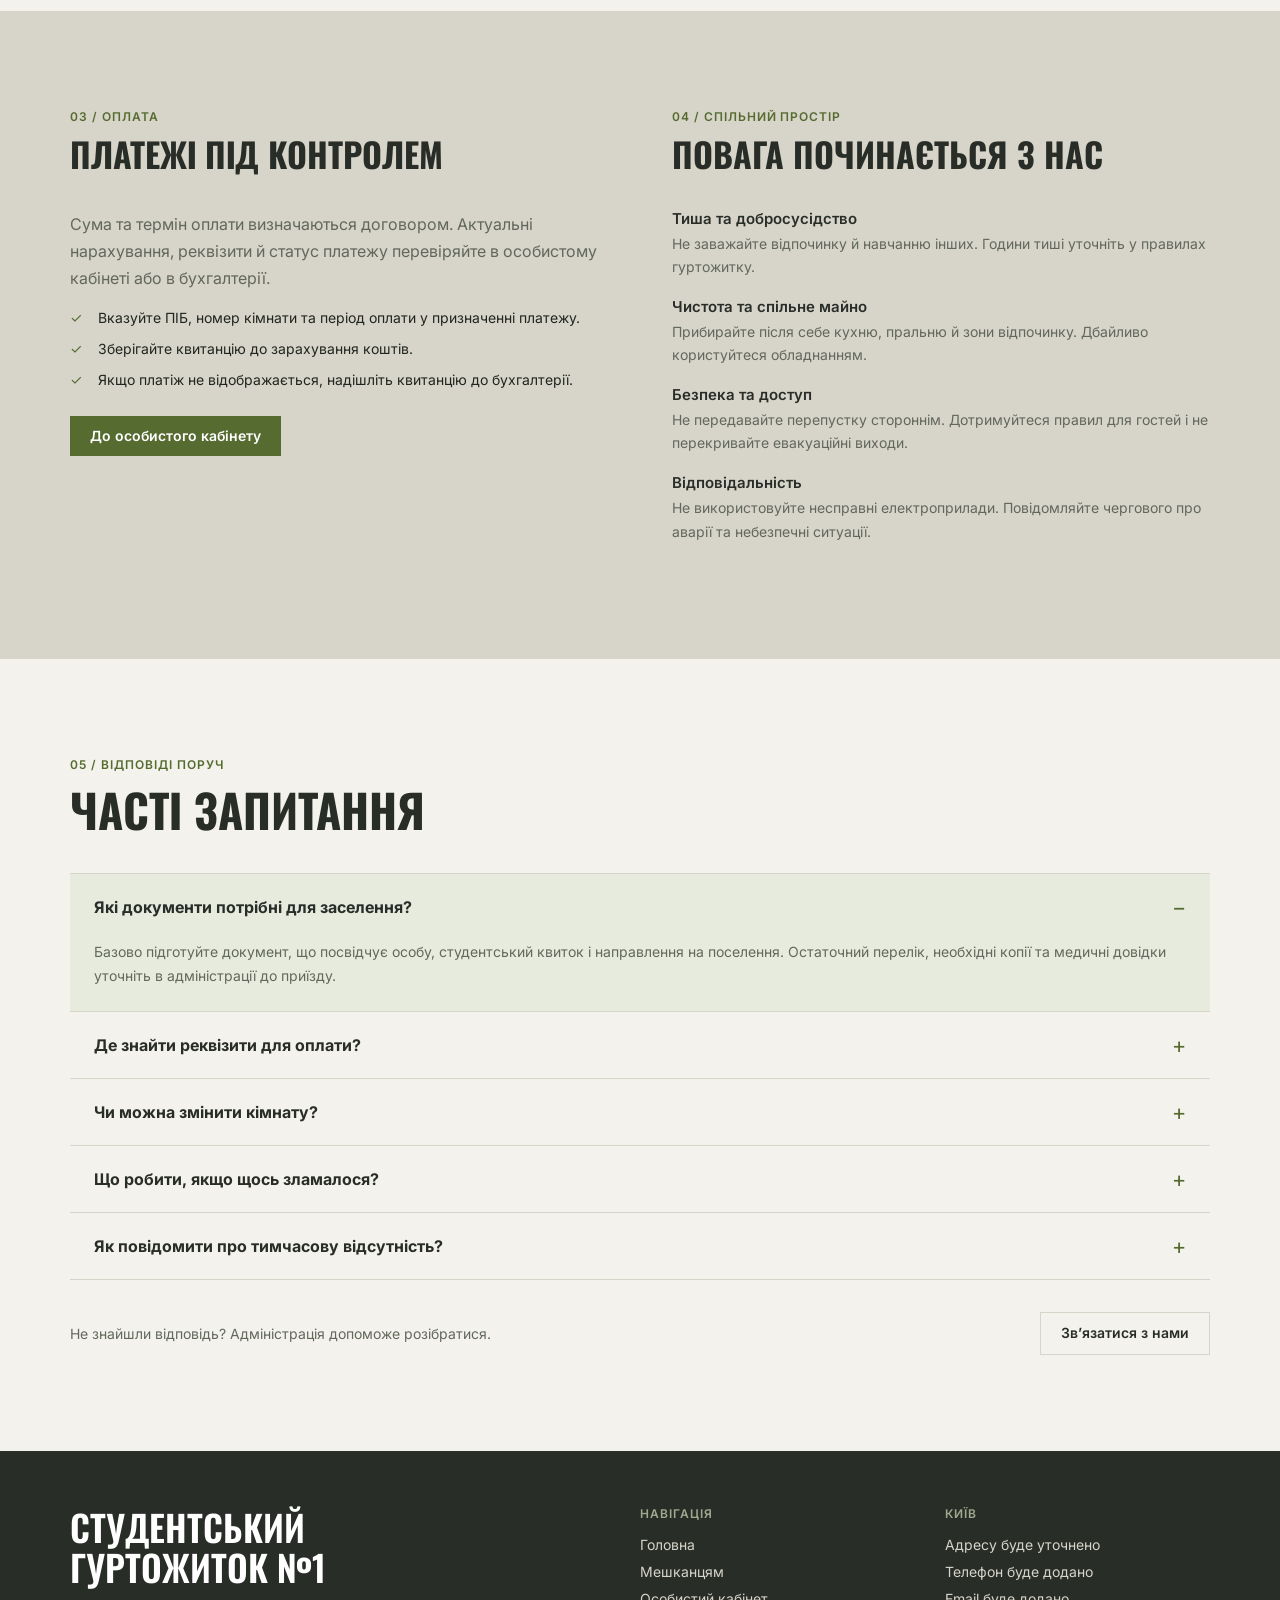
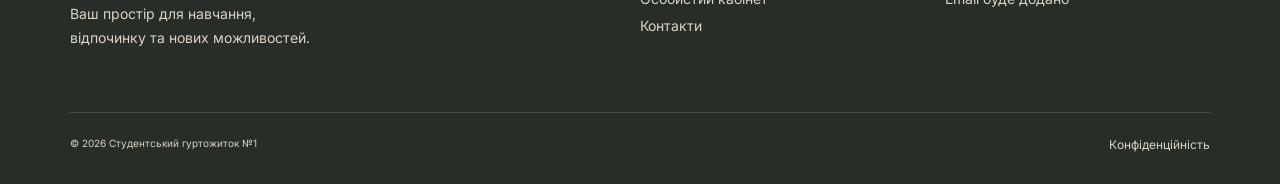
<file: desktop/pages/residents.html>
<!DOCTYPE html>
<html lang="en">
<head>
    <meta charset="UTF-8">
    <meta name="viewport" content="width=device-width, initial-scale=1.0">
    <link href="../styles/main.css" rel="stylesheet" property="stylesheet" type="text/css">
    <title>Мешканцям - Студентський гуртожитку №1</title>

    <script src="../components/header.js" defer></script>
    <script src="../components/footer.js" defer></script>
</head>
<body>
        <site-header current="residents"></site-header>

    <main>
        <section class="hero">
        <div class="intro intro-compact">
            <img src="../images/hero.png" alt="Фасад гуртожитку">
            <div class="hero-content">
                <p class="hero-kicker">ІНФОРМАЦІЯ ДЛЯ МЕШКАНЦІВ</p>
                <h1>ВАШ ДОВІДНИК ГУРТОЖИТКОМ</h1>
                <p>
                    Усе, що потрібно знати про заселення, оплату та щоденне життя. 
                    Збережіть цю сторінку — відповіді завжди поруч.
                </p>
            </div>
            <div class="gradient"></div>
        </div>
        </section>


        <section class="section section-qlinks" aria-label="Швидка навігація">
            <div class="quick-links">
                <a class="quick-card" href="#check-in">
                    <img src="../images/icons/key-round.svg">
                    <h3>Заселення</h3>
                    <p>Документи, порядок оформлення та перші кроки.</p>
                </a>
                <a class="quick-card" href="#check-out">
                    <img src="../images/icons/door-open.svg">
                    <h3>Виселення</h3>
                    <p>Як завершити проживання й передати кімнату.</p>
                </a>
                <a class="quick-card" href="#payment">
                    <img src="../images/icons/credit-card.svg">
                    <h3>Оплата</h3>
                    <p>Терміни, реквізити та підтвердження платежів.</p>
                </a>
                <a class="quick-card" href="#rules">
                    <img src="../images/icons/clipboard-list.svg">
                    <h3>Правила</h3>
                    <p>Повага до сусідів і безпечний спільний побут.</p>
                </a>
            </div>
        </section>

        <!--01 02-->
        <section class="section">
            <div class="two-col">
                <div id="check-in">
                    <p class="section-label">01 / Початок проживання</p>
                    <h2>Заселення: крок за кроком</h2>
                    <ol class="steps">
                        <li>
                            <h3>Уточніть наявність місця</h3>
                            <p>Зверніться до адміністрації, підтвердьте право на поселення та погодьте дату приїзду. Не вирушайте без підтвердження.</p>
                        </li>
                        <li>
                            <h3>Підготуйте документи</h3>
                            <p>Візьміть документ, що посвідчує особу, студентський квиток і направлення на поселення. Додаткові довідки та копії уточніть в адміністрації.</p>
                        </li>
                        <li>
                            <h3>Оформіть проживання</h3>
                            <p>У погоджений день подайте документи, ознайомтеся з договором і правилами. Реквізити та суму першої оплати отримайте перед платежем.</p>
                        </li>
                        <li>
                            <h3>Прийміть кімнату</h3>
                            <p>Разом із відповідальною особою перевірте стан кімнати та майна, підпишіть акт приймання, отримайте ключі й перепустку.</p>
                        </li>
                    </ol>
                    <div class="note">
                        <img src="../images/icons/info-icon.svg">
                        <p>Перед приїздом узгодьте час із адміністрацією. Точні умови та перелік документів залежать від вашого договору.</p>
                    </div>
                </div>
                <div id="check-out">
                    <p class="section-label">02 / Завершення проживання</p>
                    <h2>Виселення без зайвих клопотів</h2>
                    <ol class="steps">
                        <li>
                            <h3>Повідомте адміністрацію</h3>
                            <p>Завчасно погодьте дату виїзду. Строк повідомлення та порядок припинення договору перевірте у своєму договорі.</p>
                        </li>
                        <li>
                            <h3>Завершіть розрахунки</h3>
                            <p>Перевірте нарахування, сплатіть залишок за проживання та збережіть квитанції. За потреби уточніть звірку платежів.</p>
                        </li>
                        <li>
                            <h3>Підготуйте кімнату</h3>
                            <p>Заберіть особисті речі, приберіть кімнату й перевірте майно за актом. Про пошкодження повідомте до передачі кімнати.</p>
                        </li>
                        <li>
                            <h3>Передайте ключі й документи</h3>
                            <p>Пройдіть огляд із відповідальною особою, підпишіть акт передачі та поверніть ключі й перепустку. Отримайте підтвердження завершення проживання.</p>
                        </li>
                    </ol>
                    <div class="note">
                        <img src="../images/icons/info-icon.svg">
                        <p>Збережіть акт передачі кімнати та квитанції. Завершення проживання має бути підтверджено адміністрацією.</p>
                    </div>
                </div>
            </div>
        </section>
    <!-- 03–04 Оплата та правила -->
        <section class="section muted">
            <div class="two-col">
                <div id="payment">
                    <p class="section-label">03 / Оплата</p>
                    <h2>Платежі під контролем</h2>
                    <p class="lead">
                        Сума та термін оплати визначаються договором. Актуальні нарахування,
                        реквізити й статус платежу перевіряйте в особистому кабінеті або в бухгалтерії.
                    </p>
                    <ul class="check-list">
                        <li>Вказуйте ПІБ, номер кімнати та період оплати у призначенні платежу.</li>
                        <li>Зберігайте квитанцію до зарахування коштів.</li>
                        <li>Якщо платіж не відображається, надішліть квитанцію до бухгалтерії.</li>
                    </ul>
                    <a class="btn" href="personal.html">До особистого кабінету</a>
                </div>

                <div id="rules">
                    <p class="section-label">04 / Спільний простір</p>
                    <h2>Повага починається з нас</h2>
                    <article class="rule">
                        <h3>Тиша та добросусідство</h3>
                        <p>Не заважайте відпочинку й навчанню інших. Години тиші уточніть у правилах гуртожитку.</p>
                    </article>
                    <article class="rule">
                        <h3>Чистота та спільне майно</h3>
                        <p>Прибирайте після себе кухню, пральню й зони відпочинку. Дбайливо користуйтеся обладнанням.</p>
                    </article>
                    <article class="rule">
                        <h3>Безпека та доступ</h3>
                        <p>Не передавайте перепустку стороннім. Дотримуйтеся правил для гостей і не перекривайте евакуаційні виходи.</p>
                    </article>
                    <article class="rule">
                        <h3>Відповідальність</h3>
                        <p>Не використовуйте несправні електроприлади. Повідомляйте чергового про аварії та небезпечні ситуації.</p>
                    </article>
                </div>
            </div>
        </section>

        <!-- 05 FAQ -->
        <section class="section" id="faq">
            <p class="section-label">05 / Відповіді поруч</p>
            <h2>Часті запитання</h2>

            <div class="faq">
                <details class="faq-item" name="faq" open>
                    <summary>Які документи потрібні для заселення?</summary>
                    <p>Базово підготуйте документ, що посвідчує особу, студентський квиток і направлення на поселення. Остаточний перелік, необхідні копії та медичні довідки уточніть в адміністрації до приїзду.</p>
                </details>
                <details class="faq-item" name="faq">
                    <summary>Де знайти реквізити для оплати?</summary>
                    <p>Актуальні реквізити доступні в особистому кабінеті та в бухгалтерії гуртожитку.</p>
                </details>
                <details class="faq-item" name="faq">
                    <summary>Чи можна змінити кімнату?</summary>
                    <p>Питання переселення вирішує адміністрація. Подайте заяву та дочекайтеся підтвердження.</p>
                </details>
                <details class="faq-item" name="faq">
                    <summary>Що робити, якщо щось зламалося?</summary>
                    <p>Повідомте чергового або адміністрацію й не користуйтеся несправним обладнанням.</p>
                </details>
                <details class="faq-item" name="faq">
                    <summary>Як повідомити про тимчасову відсутність?</summary>
                    <p>Повідомте адміністрацію заздалегідь, вказавши період відсутності.</p>
                </details>
            </div>

            <div class="faq-more">
                <p>Не знайшли відповідь? Адміністрація допоможе розібратися.</p>
                <a class="btn-outline" href="contacts.html">Зв’язатися з нами</a>
            </div>
        </section>
    </main>

    <site-footer></site-footer>

</body>
</html>
</file>
<file: desktop/styles/main.css>
@import url(base.css);
@import url(header.css);
@import url(reset.css);

@import url(intro.css);
@import url(stats.css);
@import url(sections.css);
@import url(footer.css);

@import url(media.css);

@import url(residents.css);
@import url(cabinet.css);
@import url(contacts.css);

@import url(json.css);
</file>
